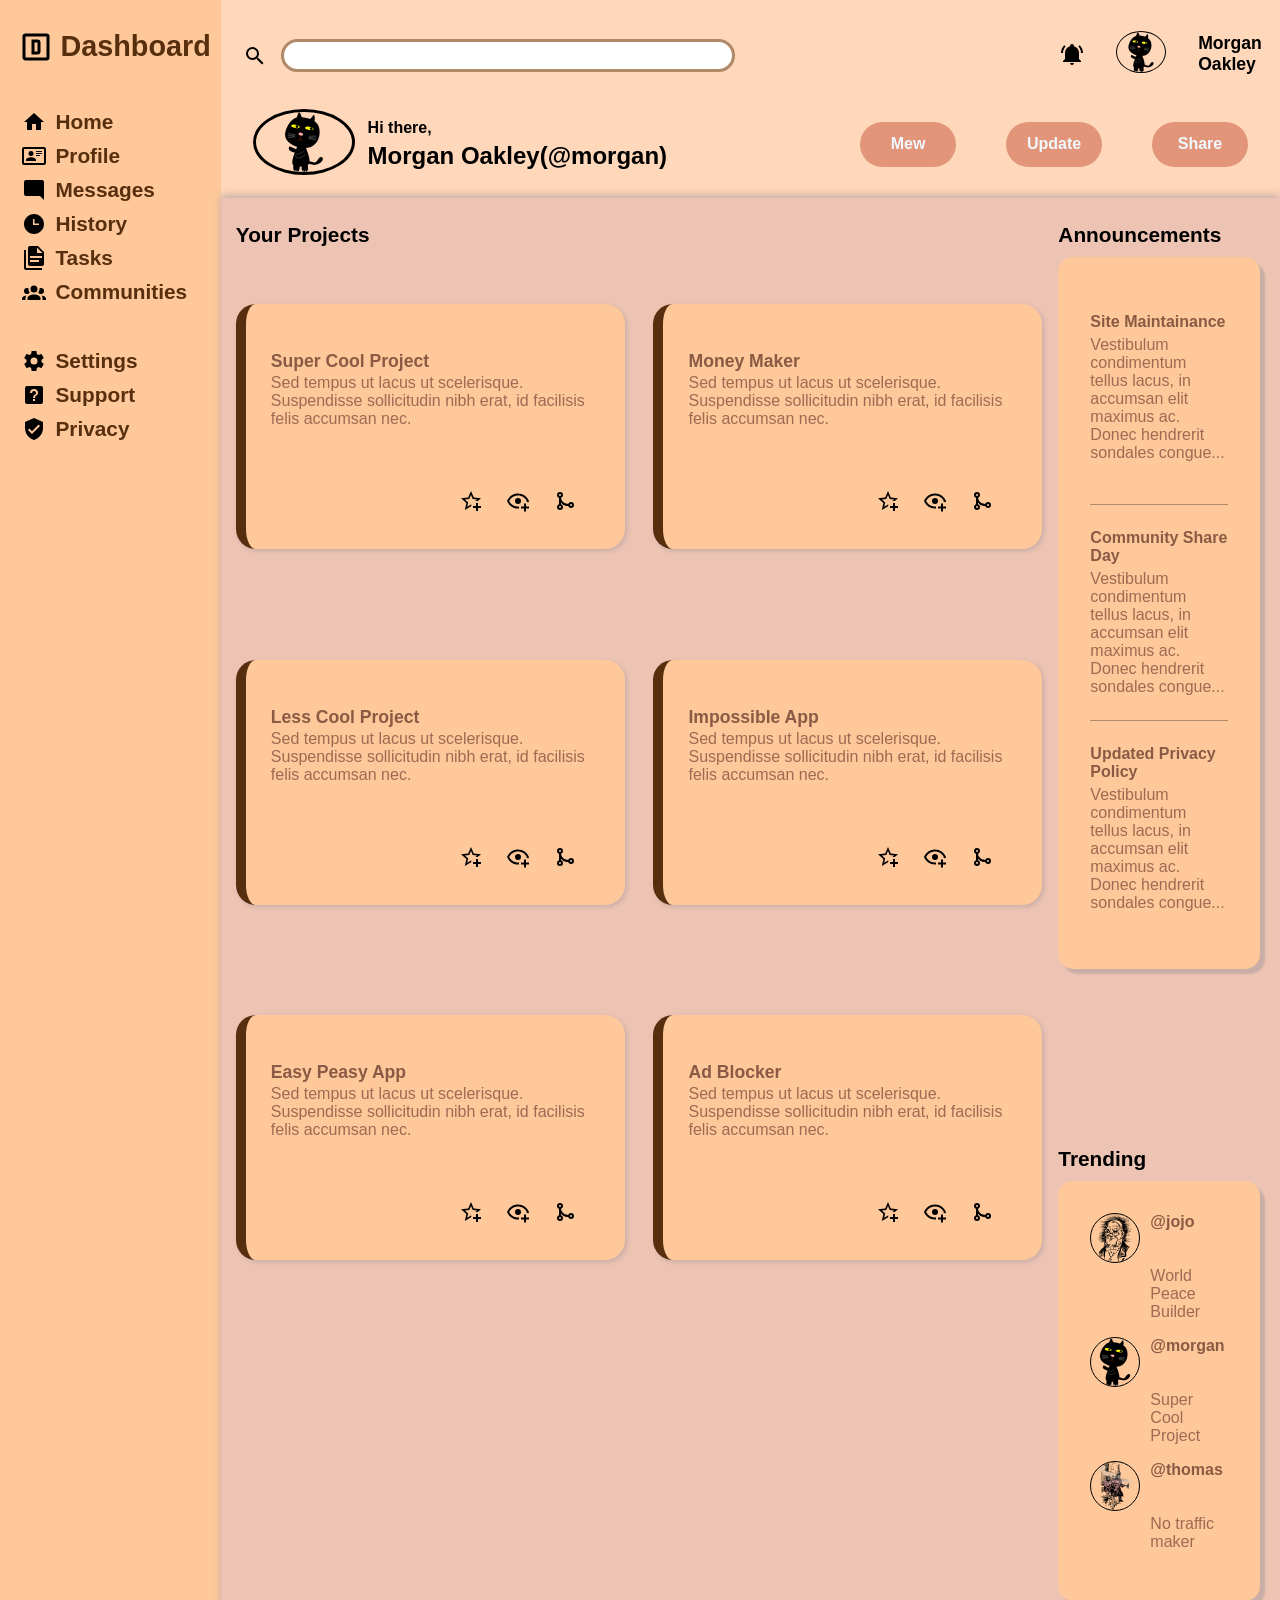
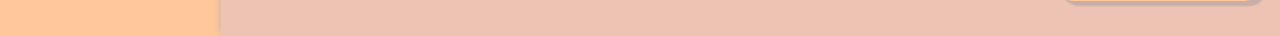
<file: index.html>
<!DOCTYPE html>
<html lang="en">

<head>
    <meta charset="UTF-8">
    <meta http-equiv="X-UA-Compatible" content="IE=edge">
    <meta name="viewport" content="width=device-width, initial-scale=1.0">
    <title>Admin Dashboard</title>
    <link rel="stylesheet" href="style.css">
</head>

<body>
    <div class="container">
        <header>
            <div class="upperpart">
                <div class="upper-left">
                    <label for="searchbar"><img src="magnify.svg" alt="search"></label>
                    <input type="text" name="searchbar" id="searchbar">
                </div>
                <div class="upper-right">
                    <div class="notification"><img src="bell-ring.svg" alt="notification"></div>
                    <div class="profilePic"><img src="blackcat.svg" alt="profileImg"></div>
                    <p>Morgan Oakley</p>
                </div>
            </div>
            <div class="lowerpart">
                <div class="lower-left">
                    <div class="bigger-profilePic"><img src="blackcat.svg" alt="bigprofileImg"></div>
                    <div class="userName">
                        <p>Hi there,</p>
                        <p>Morgan Oakley(@morgan)</p>
                    </div>
                </div>
                <div class="lower-right">
                    <button>Mew</button>
                    <button>Update</button>
                    <button>Share</button>
                </div>
            </div>
        </header>
        <aside>
            <div class="aside-container">
                <div class="dashboard">
                    <img src="alpha-d-box-outline.svg" alt="dashboard">
                    <p>Dashboard</p>
                </div>
                <div class="user-options">
                    <div class="home">
                        <img src="home.svg" alt="home">
                        <p>Home</p>
                    </div>
                    <div class="profile">
                        <img src="card-account-details-outline.svg" alt="profile">
                        <p>Profile</p>
                    </div>
                    <div class="messages">
                        <img src="message-reply.svg" alt="message">
                        <p>Messages</p>
                    </div>
                    <div class="history">
                        <img src="clock-time-three.svg" alt="history">
                        <p>History</p>
                    </div>
                    <div class="tasks">
                        <img src="file-document-multiple.svg" alt="tasks">
                        <p>Tasks</p>
                    </div>
                    <div class="communities">
                        <img src="account-group.svg" alt="communities">
                        <p>Communities</p>
                    </div>
                </div>
                <div class="user-settings">
                    <div class="settings">
                        <img src="cog.svg" alt="settings">
                        <p>Settings</p>
                    </div>
                    <div class="support">
                        <img src="help-box.svg" alt="support">
                        <p>Support</p>
                    </div>
                    <div class="privacy">
                        <img src="shield-check.svg" alt="privacy">
                        <p>Privacy</p>
                    </div>
                </div>
            </div>
        </aside>
        <main>
            <div class="main-container">
                <div class="center-content">
                    <p>Your Projects</p>
                    <div class="center-grid">
                        <div class="gridbox-1">
                            <div class="grid-text">
                                <p>Super Cool Project</p>
                                <p>Sed tempus ut lacus ut scelerisque. Suspendisse sollicitudin nibh erat, id facilisis
                                    felis accumsan nec.</p>
                            </div>
                            <div></div>
                            <img src="star-plus-outline.svg" alt="favourite">
                            <img src="eye-plus-outline.svg" alt="watchers">
                            <img src="source-merge.svg" alt="clone">
                        </div>
                        <div class="gridbox-2">
                            <div class="grid-text">
                                <p>Money Maker</p>
                                <p>Sed tempus ut lacus ut scelerisque. Suspendisse sollicitudin nibh erat, id facilisis
                                    felis accumsan nec.</p>
                            </div>
                            <div></div>
                            <img src="star-plus-outline.svg" alt="favourite">
                            <img src="eye-plus-outline.svg" alt="watchers">
                            <img src="source-merge.svg" alt="clone">
                        </div>
                        <div class="gridbox-3">
                            <div class="grid-text">
                                <p>Less Cool Project</p>
                                <p>Sed tempus ut lacus ut scelerisque. Suspendisse sollicitudin nibh erat, id facilisis
                                    felis accumsan nec.</p>
                            </div>
                            <div></div>
                            <img src="star-plus-outline.svg" alt="favourite">
                            <img src="eye-plus-outline.svg" alt="watchers">
                            <img src="source-merge.svg" alt="clone">
                        </div>
                        <div class="gridbox-4">
                            <div class="grid-text">
                                <p>Impossible App</p>
                                <p>Sed tempus ut lacus ut scelerisque. Suspendisse sollicitudin nibh erat, id facilisis
                                    felis accumsan nec.</p>
                            </div>
                            <div></div>
                            <img src="star-plus-outline.svg" alt="favourite">
                            <img src="eye-plus-outline.svg" alt="watchers">
                            <img src="source-merge.svg" alt="clone">
                        </div>
                        <div class="gridbox-5">
                            <div class="grid-text">
                                <p>Easy Peasy App</p>
                                <p>Sed tempus ut lacus ut scelerisque. Suspendisse sollicitudin nibh erat, id facilisis
                                    felis accumsan nec.</p>
                            </div>
                            <div></div>
                            <img src="star-plus-outline.svg" alt="favourite">
                            <img src="eye-plus-outline.svg" alt="watchers">
                            <img src="source-merge.svg" alt="clone">
                        </div>
                        <div class="gridbox-6">
                            <div class="grid-text">
                                <p>Ad Blocker</p>
                                <p>Sed tempus ut lacus ut scelerisque. Suspendisse sollicitudin nibh erat, id facilisis
                                    felis accumsan nec.</p>
                            </div>
                            <div></div>
                            <img src="star-plus-outline.svg" alt="favourite">
                            <img src="eye-plus-outline.svg" alt="watchers">
                            <img src="source-merge.svg" alt="clone">
                        </div>
                    </div>
                </div>
                <div class="cards">
                    <div class="card-1">
                        <p>Announcements</p>
                        <div class="card1-content">
                            <div>
                                <p>Site Maintainance</p>
                                <p>Vestibulum condimentum tellus lacus, in accumsan elit maximus ac. Donec hendrerit
                                    sondales congue...</p>
                            </div>
                            <div>
                                <p>Community Share Day</p>
                                <p>Vestibulum condimentum tellus lacus, in accumsan elit maximus ac. Donec hendrerit
                                    sondales congue...</p>
                            </div>
                            <div>
                                <p>Updated Privacy Policy</p>
                                <p>Vestibulum condimentum tellus lacus, in accumsan elit maximus ac. Donec hendrerit
                                    sondales congue...</p>
                            </div>
                        </div>
                    </div>
                    <div class="card-2">
                        <p>Trending</p>
                        <div class="card2-content">
                           <div>
                               <img src="baldmanface-1922.svg" alt="user1">
                               <p>@jojo</p>
                               <p>World Peace Builder</p>
                           </div>
                           <div>
                               <img src="blackcat.svg" alt="currentuser">
                               <p>@morgan</p>
                               <p>Super Cool Project</p>
                           </div>
                           <div>
                               <img src="twofirefighters-1918-colour.svg" alt="user3">
                               <p>@thomas</p>
                               <p>No traffic maker</p>
                           </div>
                        </div>
                    </div>
                </div>
            </div>
        </main>
    </div>
</body>

</html>
</file>
<file: style.css>
*{
    margin: 0;
    padding: 0;
}
:root{
    height: 100%;
}
body{
    font-family: 'Roboto',sans-serif;
    font-size: 1rem;
    height: 100%;
}
.container{
    display: grid;
    grid-template-columns: 1fr 6fr;
    grid-template-rows: 1fr 5fr;
    height: 100%;
    width: 100%;
}
header{
    grid-column: 2/3;
    padding: 1.2rem 2rem;
    display: grid;
    grid-template-rows: 1fr 1fr;
    gap: 20px;
    background-color:#ffd7ba ;
}
aside{
    grid-column: 1/2;
    grid-row: 1/3;
    padding-top: 1.8rem;
    padding-left: 1.4rem;
    background-color:#fec89a;
}
main{
    padding: 25px 20px 35px 15px;
    background-color: #edc4b3;
    box-shadow: 0 -3px 8px #c9ada7;
}
.aside-container{
    height: 20%;
    display: grid;
    gap: 45px;
}
.upperpart{
    display: grid;
    grid-template-columns: repeat(4,1fr);
    align-items: center;
}
.upper-left{
    /* width: min(650px, 70%); */
    grid-column: 1/4;
    align-items: center;
}
.profilePic > img{
    height: 2.5rem;
    width: 3rem;
    border: 1px solid black;
    border-radius: 50%;
}
.upper-right{
    width: 70%;
    display: grid;
    grid-template-columns: 1fr 1fr 5fr;
    align-items: center;
    justify-content: center;
    gap: 2rem;
    justify-self: end;
}
.notification{
    display: grid;
    align-items: center;
}
.upper-right>p{
    font-size: 1.1rem;
    font-weight: 700;
}
.bigger-profilePic>img{
    height: calc(2.5rem * 1.5);
    width: calc(3rem * 2);
    border: 3px solid black;
    border-radius: 50%;
}
.lowerpart{
    display: grid;
    grid-template-columns: repeat(4,1fr);
}
.lower-right{
    grid-column: 4/5;
    place-self: center;
    display: grid;
    grid-template-columns: repeat(3,1fr);
    gap: 50px;
}
.lower-left{
    display: grid;
    grid-template-columns: 1fr 10fr;
    grid-column: 1/4;
    align-items: center;
    gap: 0.8rem;
}
.userName{
    display: grid;
    gap: 5px;
}
.upper-left>input{
    width: 60%;
    height: 3vh;
    outline: none !important;
    border: 3px solid #b08968;
    border-radius: 20px;

}
.upper-left>label>img{
    position: relative;
    top: 8px;
    right: 10px;
}
.aside-container img{
    color: #f0f9ff;
}
.home,.profile,.messages,.history,.tasks,.communities,.settings,.support,.privacy{
    display: grid;
    grid-template-columns: 1fr 5fr;
    align-items: center;
    font-size: 1.3rem;
    color: #582f0e;
    font-weight: 700;
}
.dashboard{
    display: grid;
    grid-template-columns: 1fr 5fr;
    align-items: center;
    font-size: 1.8rem;
    color: #582f0e;
    font-weight: 700;
}
.dashboard>img{
    width: 3rem;
    height: 4vh;
}
.dashboard>p,.dashboard>img{
    position: relative;
    right: 10px;
}
.user-options,.user-settings{
    display: grid;
    gap: 10px;
}
.userName>p:first-of-type{
    font-weight: 700;
}
.userName>p:last-of-type{
    font-size: 1.5rem;
    font-weight: 700;
}
.lower-right>button{
    font-size: 1rem;
    color: #f0f9ff;
    width: 6rem;
    height: 5vh;
    font-weight: 700;
    outline: none;
    border: none;
    background-color: #e29578;
    border-radius: 1.5rem;
}
.main-container{
    height:100%;
    display: grid;
    grid-template-columns: 4fr 1fr;
    gap: 1rem;
}
.center-content{
    display: grid;
    grid-template-rows: 0.5fr 8fr;
}
.center-grid{
    display: grid;
    grid-template-columns: repeat(auto-fit,minmax(350px,1fr));
    gap: 1.8rem;
    height: 80%;
}
.center-grid>div{
    height: 25vh;
    border-radius: 20px;
    border-left: 10px solid #582f0e;
}
.center-content>p{
    font-size: 1.3rem;
    font-weight: 700;
}
.center-grid>div{
    display: grid;
    grid-template-rows: 3fr 1fr;
    grid-template-columns: 4fr 1fr 1fr 1fr;
    padding: 10px 25px;
    justify-content: center;
    row-gap: 1.5rem;
    background-color: #fec89a;
    box-shadow: 2px 2px 5px #c9ada7;
}
.grid-text{
    grid-column: 1/5;
    place-self: center;
}
.grid-text>p:nth-child(1){
    font-size: 1.1rem;
    font-weight: 700;
    color: #8a5a44;
    margin-bottom: 2px;
}
.grid-text>p:last-of-type{
    font-size: 1rem;
    color: #9d6b53;
}
.cards{
    display: grid;
    grid-template-rows: 2fr 1fr;
    gap: 1rem;
}
.card1-content{
    padding: 2rem;
    display: grid;
    grid-template-rows: repeat(3,1fr);
    background-color: #fec89a;
    border-radius: 15px;
    box-shadow: 5px 5px 2px #c9ada7;
}
.card-1>p,.card-2>p{
    font-size: 1.3rem;
    font-weight: 700;
    margin-bottom: 10px;
}
.card1-content>div>p:first-of-type{
    font-weight: 700;
    margin-bottom: 5px;
}
.card1-content>div:not(div:last-of-type){
    border-bottom: 1px solid #b08968;
}
.card1-content>div{
    padding: 1.5rem 0 1.5rem 0;
}
.card2-content{
    padding: 2rem;
    background-color: #fec89a;
    border-radius: 15px;
    box-shadow: 5px 5px 2px #c9ada7;
    display: grid;
    grid-template-rows: repeat(3,1fr);
    gap: 1rem;
}
.card2-content img{
    width: 3rem;
    height: 3rem;
    border: 1px solid black;
    border-radius: 50%;
    grid-row: 1/3;
}
.card2-content>div{
    display: grid;
    grid-template-columns: 1fr 4fr;
    grid-template-rows: repeat(2,1fr);
    column-gap: 10px;
}
.card2-content>div>p:first-of-type{
    font-weight: 700;
    color: #8a5a44;
}
.card2-content>div>p:last-of-type{
    color: #9d6b53;
}
header button:hover{
    background-color: #9d6b53;
}
.card1-content>div>p:first-of-type{
    color: #8a5a44;
}
.card1-content>div>p:last-of-type{
    color:#9d6b53;
}
</file>
